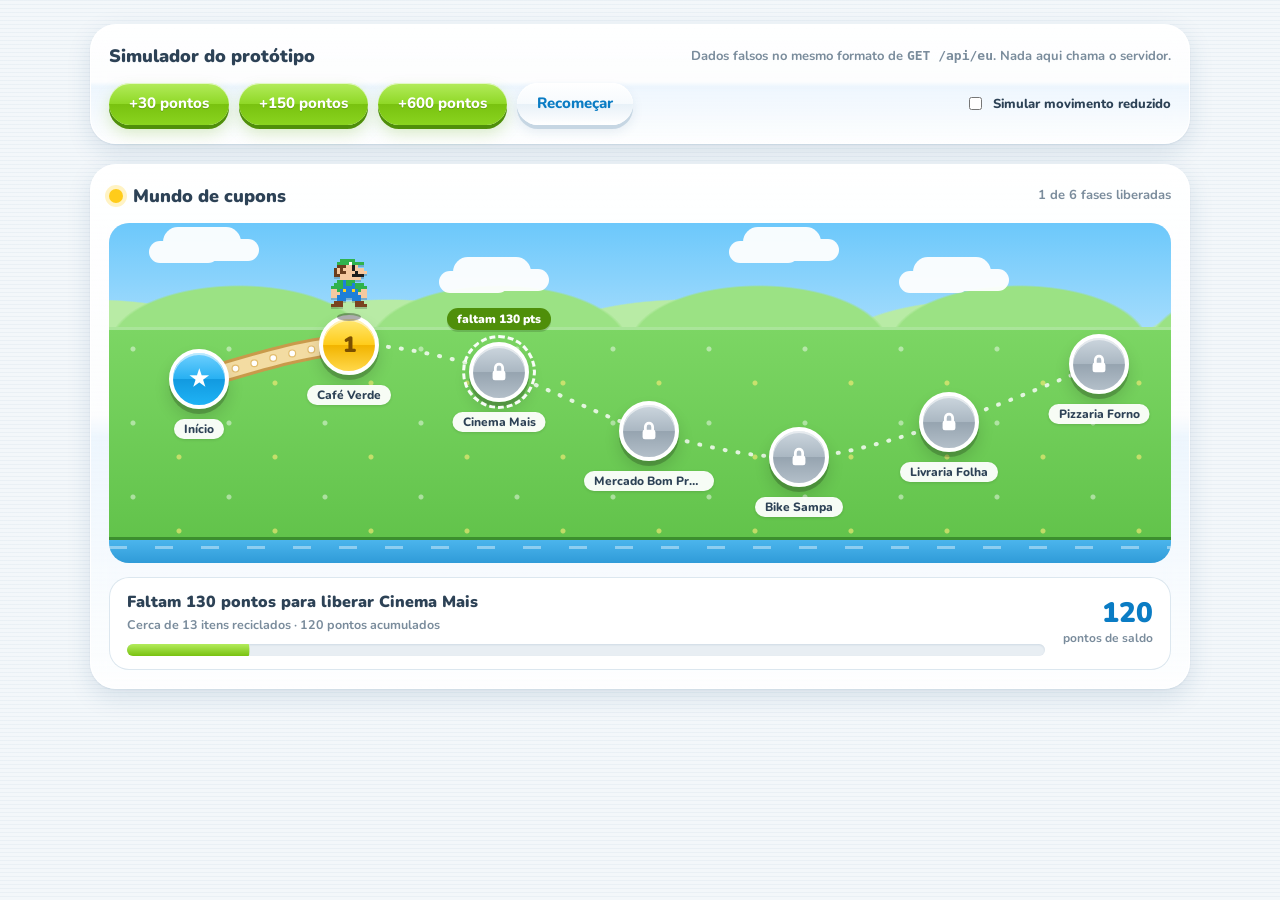
<file: prototipo/mundo-cupons.html>
<!doctype html>
<html lang="pt-BR">
<head>
<meta charset="utf-8">
<meta name="viewport" content="width=device-width, initial-scale=1">
<title>Mundo de Cupons · protótipo</title>
<link rel="preconnect" href="https://fonts.googleapis.com">
<link rel="preconnect" href="https://fonts.gstatic.com" crossorigin>
<link href="https://fonts.googleapis.com/css2?family=Nunito:wght@600;800;900&display=swap" rel="stylesheet">
<style>
  /* ===== Tokens (Wii U: branco, vidro, ciano e verde-limão) ===== */
  :root {
    --ciano:#1fb3f5; --ciano-escuro:#0a7cc4; --ciano-claro:#e2f5ff;
    --lima:#86d11a; --lima-escuro:#4f8f0a;
    --ouro:#ffcc1a; --ouro-escuro:#c98a00;
    --tinta:#2d4256; --suave:#7a8c9c; --linha:#dce7ef;
    --vidro:linear-gradient(180deg, rgba(255,255,255,.95) 0%, rgba(255,255,255,.8) 48%, rgba(236,246,255,.72) 52%, rgba(255,255,255,.88) 100%);
    --sombra:0 8px 24px rgba(25,80,125,.13), 0 1px 2px rgba(25,80,125,.08), inset 0 1px 0 #fff;

    /* Easing: cada curva tem uma função (nunca o "ease" padrão) */
    --ease-entra:cubic-bezier(.22, 1, .36, 1);    /* chegando: rápido no início, pousa suave */
    --ease-sai:cubic-bezier(.55, 0, 1, .45);      /* saindo: acelera para fora */
    --ease-estado:cubic-bezier(.65, 0, .35, 1);   /* mudança de estado visível (andar no mapa) */
    --ease-flutua:cubic-bezier(.37, 0, .63, 1);   /* senoide para a flutuação do avatar */
    /* Molas em CSS puro (linear()): ~12% e ~25% de overshoot */
    --mola:linear(0, .057, .195, .374, .561, .733, .877, .987, 1.063, 1.107, 1.125, 1.124, 1.11, 1.089, 1.065, 1.042, 1.023, 1.007, .996, .988, .985, .984, .985, .988, .991, .993, .996, .998, 1, 1.001, 1.002, 1.002, 1.002, 1.002, 1.001, 1.001, 1);
    --mola-viva:linear(0, .077, .266, .509, .754, .965, 1.122, 1.216, 1.253, 1.242, 1.199, 1.139, 1.076, 1.02, .977, .949, .937, .937, .947, .961, .977, .992, 1.004, 1.012, 1.016, 1.016, 1.014, 1.011, 1.007, 1.003, 1, .997, .996, .996, .996, .997, 1);
  }
  * { box-sizing:border-box; }
  body {
    margin:0; min-height:100vh; padding:24px 16px 48px; color:var(--tinta);
    font:15px/1.45 Nunito, "Segoe UI", system-ui, sans-serif;
    background:#f3f7fa repeating-linear-gradient(0deg, transparent 0 3px, rgba(140,170,195,.09) 3px 4px);
  }
  .pagina { max-width:1100px; margin:0 auto; display:grid; grid-template-columns:minmax(0, 1fr); gap:20px; }
  h2 { margin:0; font-size:18px; font-weight:900; display:flex; align-items:center; gap:10px; }
  .ico { width:14px; height:14px; border-radius:50%; background:var(--ouro); box-shadow:0 0 0 4px #fff3c4; }
  .sr { position:absolute; width:1px; height:1px; overflow:hidden; clip-path:inset(50%); white-space:nowrap; }
  :focus-visible { outline:3px solid #8fd6ff; outline-offset:3px; }

  .bloco {
    position:relative; padding:18px; border-radius:26px; background:var(--vidro);
    border:1px solid rgba(255,255,255,.95); box-shadow:var(--sombra);
    -webkit-backdrop-filter:blur(10px); backdrop-filter:blur(10px);
  }
  .cab { display:flex; align-items:center; justify-content:space-between; gap:12px; flex-wrap:wrap; margin-bottom:14px; }
  .dica { margin:0; color:var(--suave); font-size:13px; font-weight:700; }

  /* ===== Botão tátil: afunda no clique (resposta imediata, volta com calma) ===== */
  .btn {
    appearance:none; border:0; cursor:pointer; font:inherit; font-weight:800; color:#fff; white-space:nowrap;
    padding:10px 20px; border-radius:999px;
    background:linear-gradient(180deg, #6fd0ff 0%, #27b0f2 50%, #129ae0 51%, #1fb3f5 100%);
    box-shadow:0 4px 0 var(--ciano-escuro), 0 8px 16px rgba(14,146,218,.25), inset 0 1px 0 rgba(255,255,255,.65);
    text-shadow:0 1px 0 rgba(0,0,0,.18);
    transition:transform 180ms var(--ease-entra), box-shadow 180ms var(--ease-entra);
  }
  .btn:active { transform:translateY(3px); box-shadow:0 1px 0 var(--ciano-escuro), 0 3px 8px rgba(14,146,218,.22), inset 0 1px 0 rgba(255,255,255,.65); transition-duration:60ms; }
  .btn.lima { background:linear-gradient(180deg, #b3ec5c 0%, #8fd826 50%, #79c210 51%, #8ad41f 100%); box-shadow:0 4px 0 var(--lima-escuro), 0 8px 16px rgba(110,180,20,.25), inset 0 1px 0 rgba(255,255,255,.65); }
  .btn.lima:active { box-shadow:0 1px 0 var(--lima-escuro), inset 0 1px 0 rgba(255,255,255,.65); }
  .btn.branco { color:var(--ciano-escuro); text-shadow:none; background:linear-gradient(180deg, #fff 0%, #f6fafd 50%, #e8f1f8 51%, #fff 100%); box-shadow:0 4px 0 #c6d6e3, 0 6px 12px rgba(25,80,125,.1), inset 0 1px 0 #fff; }
  .btn.branco:active { box-shadow:0 1px 0 #c6d6e3, inset 0 1px 0 #fff; }
  .btn.pequeno { padding:7px 14px; font-size:13px; }

  /* ===== Mundo de cupons ===== */
  .mundo { position:relative; }
  .cena {
    position:relative; height:340px; overflow-x:auto; overflow-y:hidden; border-radius:20px;
    box-shadow:inset 0 0 0 1px rgba(0,0,0,.06); scrollbar-width:thin; overscroll-behavior-x:contain;
  }
  .palco {
    position:relative; height:100%; min-width:100%;
    background:linear-gradient(180deg, #6cc8fb 0%, #a9defd 34%, #d6f0ff 52%);
  }
  /* cenário (CSS art): colinas ao fundo, planície, flores e água */
  .colinas { position:absolute; left:0; right:0; top:62px; height:60px;
    background:radial-gradient(ellipse 50% 100% at 50% 100%, #9be284 0 97%, transparent 100%) 0 0 / 260px 60px repeat-x,
               radial-gradient(ellipse 50% 100% at 50% 100%, #b8eba5 0 97%, transparent 100%) 130px 14px / 300px 46px repeat-x; }
  .chao { position:absolute; left:0; right:0; top:104px; bottom:24px;
    background:radial-gradient(circle at 24px 22px, rgba(255,255,255,.45) 0 2px, transparent 3px) 0 0 / 96px 74px,
               radial-gradient(circle at 70px 56px, rgba(255,236,120,.6) 0 2px, transparent 3px) 0 0 / 96px 74px,
               linear-gradient(180deg, #7cd664 0%, #62c34b 100%);
    box-shadow:inset 0 3px 0 rgba(255,255,255,.35); }
  .agua { position:absolute; left:0; right:0; bottom:0; height:26px;
    background:repeating-linear-gradient(90deg, rgba(255,255,255,.4) 0 18px, transparent 18px 46px) 0 9px / 100% 3px no-repeat,
               linear-gradient(180deg, #4fb8ef, #2f9bd8); box-shadow:inset 0 3px 0 #3c8f2e; }
  .nuvens { position:absolute; inset:0 0 auto 0; height:80px; pointer-events:none; }
  .nuvem { position:absolute; width:70px; height:22px; border-radius:22px; background:#fff; opacity:.95;
    box-shadow:18px -10px 0 4px #fff, 40px -2px 0 0 #fff; }

  .trilha { position:absolute; left:0; top:0; z-index:1; overflow:visible; }
  .seg-trancado { fill:none; stroke:rgba(255,255,255,.8); stroke-width:4; stroke-linecap:round; stroke-dasharray:1 12; }
  .seg-aberto { opacity:0; }
  .seg.aberto .seg-aberto { opacity:1; }
  .seg-aberto .borda { fill:none; stroke:#c99a4b; stroke-width:21; stroke-linecap:round; }
  .seg-aberto .miolo { fill:none; stroke:#f3dca2; stroke-width:15; stroke-linecap:round; }
  .ponto { fill:#fff; stroke:#e2bd6e; stroke-width:1.2; opacity:0; transform-box:fill-box; transform-origin:center; }
  .seg.aberto .ponto { opacity:1; }

  /* nós (fases) */
  .no {
    position:absolute; z-index:3; width:60px; height:60px; margin:-30px 0 0 -30px; padding:0;
    border:0; background:none; cursor:pointer; font:900 22px Nunito, "Segoe UI", sans-serif;
    transition:transform 200ms var(--ease-entra);
  }
  @media (hover:hover) { .no:not(.inicio):hover { transform:translateY(-3px); } }
  .no-face {
    position:absolute; inset:0; border-radius:50%; display:grid; place-items:center; border:4px solid #fff;
    box-shadow:0 5px 0 rgba(0,0,0,.2), 0 9px 16px rgba(0,0,0,.14), inset 0 2px 0 rgba(255,255,255,.55);
    transition:transform 180ms var(--ease-entra), box-shadow 180ms var(--ease-entra);
  }
  .no:active .no-face { transform:translateY(3px); box-shadow:0 2px 0 rgba(0,0,0,.2), 0 3px 6px rgba(0,0,0,.12), inset 0 2px 0 rgba(255,255,255,.55); transition-duration:60ms; }
  .no-face-trancada { background:linear-gradient(180deg, #ccd6de 0%, #aab7c2 50%, #96a4b0 51%, #b3bfc9 100%); }
  .no-face-liberada { color:#7a4f00; background:linear-gradient(180deg, #ffe873 0%, #ffcc1a 50%, #f2b400 51%, #ffd84a 100%); }
  .no.liberado .no-face-trancada, .no:not(.liberado) .no-face-liberada { opacity:0; }
  .no.inicio { cursor:default; }
  .no.inicio .no-face { color:#fff; background:linear-gradient(180deg, #6fd0ff 0%, #27b0f2 50%, #129ae0 51%, #1fb3f5 100%); }
  .no[aria-expanded="true"] .no-face { box-shadow:0 0 0 4px var(--ciano), 0 5px 0 rgba(0,0,0,.2), inset 0 2px 0 rgba(255,255,255,.55); }
  .arco { transform-box:view-box; transform-origin:16px 11px; }
  .no-anel { position:absolute; inset:-4px; border-radius:50%; border:4px solid var(--ouro); opacity:0; pointer-events:none; }
  .no-estrela {
    position:absolute; top:-10px; right:-10px; width:26px; height:26px; border-radius:50%; display:grid; place-items:center;
    font-size:13px; color:#fff; background:var(--ciano); border:3px solid #fff; box-shadow:0 2px 0 rgba(0,0,0,.15);
    opacity:0; transform:scale(.6);
  }
  .no.resgatado .no-estrela { opacity:1; transform:none; }
  .no-rotulo {
    position:absolute; top:calc(100% + 10px); left:50%; transform:translateX(-50%); max-width:130px;
    overflow:hidden; text-overflow:ellipsis; white-space:nowrap; padding:2px 10px; border-radius:999px;
    font-size:12px; font-weight:800; color:var(--tinta); background:rgba(255,255,255,.94); box-shadow:0 1px 3px rgba(0,0,0,.12);
  }
  /* próxima fase: tracejado estático + quanto falta (sem pulsar) */
  .no.proximo .no-face-trancada { outline:3px dashed rgba(255,255,255,.95); outline-offset:4px; }
  .no-falta {
    position:absolute; bottom:calc(100% + 12px); left:50%; transform:translateX(-50%); white-space:nowrap;
    padding:3px 10px; border-radius:999px; font-size:12px; font-weight:900; color:#fff;
    background:var(--lima-escuro); box-shadow:0 2px 0 rgba(0,0,0,.15); display:none;
  }
  .no.proximo .no-falta { display:block; }
  .bandeira { position:absolute; z-index:2; width:4px; height:120px; background:#5b6b78; border-radius:2px; }
  .bandeira::before { content:""; position:absolute; left:4px; top:6px; border-left:40px solid var(--lima); border-top:15px solid transparent; border-bottom:15px solid transparent; }
  .bandeira::after { content:""; position:absolute; left:-6px; top:-12px; width:16px; height:16px; border-radius:50%; background:var(--ouro); box-shadow:inset -2px -2px 0 #e0a800; }

  /* avatar: posição (JS) > flutuação (CSS) > salto ao andar (JS) */
  .avatar { position:absolute; left:0; top:0; z-index:5; width:40px; height:62px; pointer-events:none; offset-anchor:20px 86px; offset-rotate:0deg; }
  .avatar-flutua { animation:flutuar 1.8s var(--ease-flutua) infinite alternate; }
  .avatar-salto svg { display:block; margin:0 auto; filter:drop-shadow(0 2px 0 rgba(0,0,0,.18)); }
  .avatar-sombra-pos { position:absolute; left:8px; right:8px; bottom:0; height:8px; }
  .avatar-sombra { height:100%; border-radius:50%; background:rgba(0,0,0,.32); animation:sombra 1.8s var(--ease-flutua) infinite alternate; }
  .avatar.andando .avatar-flutua, .avatar.andando .avatar-sombra,
  .mundo.fora-da-tela .avatar-flutua, .mundo.fora-da-tela .avatar-sombra { animation-play-state:paused; }
  @keyframes flutuar { to { transform:translateY(-6px); } }
  @keyframes sombra { to { transform:scaleX(.76); opacity:.55; } }

  .moeda {
    position:absolute; z-index:6; width:24px; height:24px; margin:-12px 0 0 -12px; border-radius:50%; pointer-events:none;
    background:radial-gradient(circle at 35% 35%, #fff6b0, #ffcc1a 55%, #e0a800); border:2px solid #b98600;
  }

  /* balão da fase: nasce do nó clicado (transform-origin na ponta da seta) */
  .balao {
    position:absolute; z-index:20; width:250px; padding:14px 16px 16px; border-radius:20px;
    background:rgba(255,255,255,.92); -webkit-backdrop-filter:blur(14px); backdrop-filter:blur(14px);
    border:1px solid #fff; box-shadow:0 14px 34px rgba(25,80,125,.24), inset 0 1px 0 #fff;
    transform-origin:var(--seta, 50%) 100%;
    visibility:hidden; pointer-events:none; opacity:0; filter:blur(2px);
    transform:translate(-50%, -100%) translateY(4px) scale(.97);
    transition:transform 150ms var(--ease-sai), opacity 130ms var(--ease-sai), filter 130ms var(--ease-sai), visibility 0s linear 150ms;
  }
  .balao::after {
    content:""; position:absolute; top:100%; left:var(--seta, 50%); margin-left:-10px;
    border:10px solid transparent; border-top-color:rgba(255,255,255,.95); border-bottom:0;
  }
  .balao.preparando { transition:none; filter:blur(4px); transform:translate(-50%, -100%) translateY(10px) scale(.86); }
  .balao.aberto {
    visibility:visible; pointer-events:auto; opacity:1; filter:none; transform:translate(-50%, -100%);
    transition:transform 480ms var(--mola), opacity 200ms var(--ease-entra), filter 200ms var(--ease-entra), visibility 0s;
  }
  .balao.instantaneo { transition:none !important; }
  .balao-topo { display:flex; align-items:center; justify-content:space-between; gap:8px; margin-bottom:6px; }
  .selo { padding:3px 10px; border-radius:10px; font-size:12px; font-weight:900; color:#fff; background:#a9b6c1; }
  .selo.liberada { color:#7a4f00; background:var(--ouro); }
  .estado { font-size:12px; font-weight:800; color:var(--suave); }
  .balao b { display:block; font-size:16px; font-weight:900; line-height:1.2; }
  .balao p { margin:2px 0 12px; font-size:13px; font-weight:700; color:var(--suave); }
  .balao-rodape { display:flex; align-items:center; justify-content:space-between; gap:10px; }
  .custo { font-weight:900; color:var(--ciano-escuro); }
  .balao small { font-size:12px; font-weight:800; color:var(--suave); text-align:right; }

  .pular {
    position:absolute; z-index:15; top:76px; right:30px;
    opacity:0; visibility:hidden; transform:translateY(-4px);
    transition:opacity 160ms var(--ease-sai), transform 160ms var(--ease-sai), visibility 0s linear 160ms;
  }
  .pular.visivel { opacity:1; visibility:visible; transform:none; transition:opacity 220ms var(--ease-entra), transform 220ms var(--ease-entra), visibility 0s; }

  /* faixa de progresso (Value Change: número conta, barra cresce com scaleX) */
  .progresso { display:flex; align-items:center; gap:18px; flex-wrap:wrap; margin-top:14px; padding:14px 18px; border-radius:20px; background:#fff; box-shadow:inset 0 0 0 1px var(--linha); }
  .progresso-txt { flex:1; min-width:220px; }
  .progresso-txt b { display:block; font-size:16px; font-weight:900; }
  .progresso-txt small { color:var(--suave); font-weight:700; }
  .barra { height:12px; margin-top:8px; border-radius:6px; background:#e8eef3; overflow:hidden; box-shadow:inset 0 1px 2px rgba(25,80,125,.12); }
  .barra i { display:block; height:100%; border-radius:6px; transform-origin:left; transform:scaleX(0);
    background:linear-gradient(180deg, #b3ec5c, #79c210); transition:transform 700ms var(--ease-entra); }
  .saldo { text-align:right; }
  .saldo b { display:block; font-size:28px; font-weight:900; color:var(--ciano-escuro); line-height:1; font-variant-numeric:tabular-nums; }
  .saldo small { color:var(--suave); font-weight:700; font-size:12px; }

  /* simulador (só no protótipo) */
  .sim { display:flex; gap:10px; flex-wrap:wrap; align-items:center; }
  .sim label { display:flex; gap:8px; align-items:center; font-size:13px; font-weight:800; margin-left:auto; cursor:pointer; }

  /* diálogo: expande a partir do botão que o abriu (JS) */
  dialog {
    width:min(400px, calc(100vw - 32px)); padding:24px; border:1px solid #fff; border-radius:28px;
    background:var(--vidro); color:var(--tinta); box-shadow:0 20px 60px rgba(25,80,125,.3);
  }
  dialog::backdrop { background:rgba(200,225,245,.55); -webkit-backdrop-filter:blur(4px); backdrop-filter:blur(4px); }
  dialog[open]::backdrop { animation:fundo 240ms var(--ease-entra); }
  @keyframes fundo { from { opacity:0; } }
  dialog h2 { margin-bottom:6px; }
  .codigo { display:flex; justify-content:center; gap:4px; margin:12px 0 18px; padding:16px; border-radius:18px; font-size:30px; font-weight:900; color:var(--ciano-escuro); background:#fff; box-shadow:inset 0 0 0 2px var(--ciano-claro); }
  .codigo span { display:inline-block; }
  .acoes { display:flex; justify-content:flex-end; }

  /* ===== Movimento reduzido: estados finais, sem deslocamento ===== */
  @media (prefers-reduced-motion:reduce) {
    *, *::before, *::after { animation-duration:.01ms !important; animation-iteration-count:1 !important; transition-duration:.01ms !important; transition-delay:0s !important; }
  }
  .sem-movimento *, .sem-movimento *::before, .sem-movimento *::after { animation-duration:.01ms !important; animation-iteration-count:1 !important; transition-duration:.01ms !important; transition-delay:0s !important; }
</style>
</head>
<body>
<div class="pagina">
  <div class="bloco">
    <div class="cab">
      <h2>Simulador do protótipo</h2>
      <p class="dica">Dados falsos no mesmo formato de <code>GET /api/eu</code>. Nada aqui chama o servidor.</p>
    </div>
    <div class="sim">
      <button class="btn lima" data-deposito="30">+30 pontos</button>
      <button class="btn lima" data-deposito="150">+150 pontos</button>
      <button class="btn lima" data-deposito="600">+600 pontos</button>
      <button class="btn branco" id="recomecar">Recomeçar</button>
      <label><input type="checkbox" id="simReduzido"> Simular movimento reduzido</label>
    </div>
  </div>

  <section class="bloco mundo" id="mundo" aria-labelledby="mundoTitulo">
    <div class="cab">
      <h2 id="mundoTitulo"><i class="ico"></i>Mundo de cupons</h2>
      <span class="dica" id="mundoResumo"></span>
    </div>
    <div class="cena" id="cena">
      <div class="palco" id="palco">
        <div class="colinas"></div><div class="chao"></div><div class="agua"></div>
        <div class="nuvens" id="nuvens"></div>
        <svg class="trilha" id="trilha" height="340" aria-hidden="true"></svg>
        <div id="nos"></div>
        <div class="avatar" id="avatar">
          <div class="avatar-sombra-pos" id="sombraPos"><div class="avatar-sombra"></div></div>
          <div class="avatar-flutua"><div class="avatar-salto" id="salto"></div></div>
        </div>
      </div>
    </div>
    <button class="btn branco pequeno pular" id="pular">Pular animação</button>
    <div class="balao" id="balao" role="group" aria-label="Detalhes da fase"></div>
    <div class="progresso">
      <div class="progresso-txt"><b id="pTitulo"></b><small id="pSub"></small><div class="barra"><i id="pBarra"></i></div></div>
      <div class="saldo"><b id="pSaldo">0</b><small>pontos de saldo</small></div>
    </div>
    <p class="sr" aria-live="polite" id="anunciador"></p>
  </section>
</div>

<dialog id="dlgCodigo">
  <h2>Cupom resgatado!</h2>
  <p class="dica" id="codigoMarca"></p>
  <div class="codigo" id="codigo"></div>
  <div class="acoes"><button class="btn" id="fecharCodigo">Fechar</button></div>
</dialog>

<script>
const $ = id => document.getElementById(id);
const esc = s => String(s ?? '').replace(/[&<>"']/g, c => ({'&':'&amp;','<':'&lt;','>':'&gt;','"':'&quot;',"'":'&#39;'}[c]));
const semMovimento = () => document.documentElement.classList.contains('sem-movimento') ||
                           matchMedia('(prefers-reduced-motion: reduce)').matches;

// As mesmas curvas do CSS, para a Web Animations API (com plano B onde linear() não existe)
const raizCss = getComputedStyle(document.documentElement);
const temLinear = CSS.supports('transition-timing-function', 'linear(0, 1)');
const EASE = {
  entra: 'cubic-bezier(.22, 1, .36, 1)',
  sai: 'cubic-bezier(.55, 0, 1, .45)',
  mola: temLinear ? raizCss.getPropertyValue('--mola').trim() : 'cubic-bezier(.34, 1.4, .64, 1)',
  molaViva: temLinear ? raizCss.getPropertyValue('--mola-viva').trim() : 'cubic-bezier(.34, 1.8, .64, 1)',
};

/* ---------- avatar em pixel art (12x16), o mesmo do projeto ---------- */
const SPRITE = (() => {
  const px = ['...GGGGG....', '..GGGGWGGGG.', '..HHHSSKS...', '.HSHSSSKSSS.', '.HSHHSSSKSSS', '.HHSSSSKKKK.',
              '...SSSSSSS..', '..GGBGGG....', '.GGGBGGBGGG.', 'GGGGBBBBGGGG', 'SSGBYBBYBGSS', 'SSSBBBBBBSSS',
              'SSBBBBBBBBSS', '..BBB..BBB..', '.OOO....OOO.', 'OOOO....OOOO'];
  const cor = {G:'#2fb24c', W:'#fff', H:'#6b3e1f', S:'#f6c9a0', K:'#1d1d1d', B:'#1e7fd8', Y:'#ffd21f', O:'#7a4320'};
  let r = '';
  px.forEach((linha, y) => [...linha].forEach((c, x) => {
    if (cor[c]) r += `<rect x="${x}" y="${y}" width="1.04" height="1.04" fill="${cor[c]}"/>`;
  }));
  return w => `<svg viewBox="0 0 12 16" width="${w}" height="${w * 4 / 3}" shape-rendering="crispEdges" aria-hidden="true">${r}</svg>`;
})();
const CADEADO = '<svg viewBox="0 0 24 24" width="22" height="22" aria-hidden="true"><path class="arco" d="M8 11V7.5a4 4 0 0 1 8 0V11" fill="none" stroke="#fff" stroke-width="3" stroke-linecap="round"/><rect x="5" y="10.5" width="14" height="10.5" rx="2.5" fill="#fff"/></svg>';

/* =====================================================================
   Componente: Mundo de cupons (World Map)
   Entrada: o JSON de GET /api/eu (fases, fase_atual, pontos_totais...).
   ===================================================================== */
function criarMundo({aoResgatar}) {
  const raiz = $('mundo'), cena = $('cena'), palco = $('palco'), svg = $('trilha'), camadaNos = $('nos');
  const avatar = $('avatar'), salto = $('salto'), sombraPos = $('sombraPos'), balao = $('balao');
  const PASSO = 150, MARGEM = 90, ALTURA = 340, BASE = 178, AMPL = 56, RAIO = 30, GAP = 17;
  let pts = [], segs = [], fases = [], dados = null, atual = 0, alvo = 0;
  let emSequencia = false, pulando = false, aberto = null;
  const rodando = new Set(), esperas = new Set();

  salto.innerHTML = SPRITE(36);
  const posicao = i => ({x: MARGEM + i * PASSO, y: BASE - Math.round(Math.sin(i * 1.1 + .4) * AMPL)});

  // Catmull-Rom -> Bézier: curva suave passando por todos os nós
  function curva(i) {
    const p0 = pts[Math.max(i - 1, 0)], p1 = pts[i], p2 = pts[i + 1], p3 = pts[Math.min(i + 2, pts.length - 1)];
    const c1 = {x: p1.x + (p2.x - p0.x) / 6, y: p1.y + (p2.y - p0.y) / 6};
    const c2 = {x: p2.x - (p3.x - p1.x) / 6, y: p2.y - (p3.y - p1.y) / 6};
    return `M${p1.x},${p1.y} C${c1.x},${c1.y} ${c2.x},${c2.y} ${p2.x},${p2.y}`;
  }

  // ---- utilitários de animação: tudo que roda pode ser concluído de uma vez por "Pular" ----
  function rodar(el, quadros, opcoes) {
    const a = el.animate(quadros, opcoes);
    rodando.add(a);
    a.finished.catch(() => {}).finally(() => rodando.delete(a));
    return a;
  }
  function esperar(ms) {
    if (pulando || semMovimento()) return Promise.resolve();
    return new Promise(ok => {
      const fim = () => { clearTimeout(t); esperas.delete(fim); ok(); };
      const t = setTimeout(fim, ms);
      esperas.add(fim);
    });
  }
  function pular() {
    pulando = true;
    rodando.forEach(a => a.finish());
    esperas.forEach(fim => fim());
  }

  const noEl = k => camadaNos.querySelector(`.no[data-k="${k}"]`);
  const posAvatar = p => `translate(${p.x - 20}px, ${p.y - 86}px)`;   // pés na borda de cima do nó
  function posicionarAvatar(p) { avatar.style.transform = posAvatar(p); }
  function centralizar(x, suave) {
    cena.scrollTo({left: x - cena.clientWidth / 2, behavior: suave && !semMovimento() ? 'smooth' : 'auto'});
  }

  // ---- desenho ----
  function desenhar(de) {
    const n = fases.length;
    pts = Array.from({length: n + 1}, (_, i) => posicao(i));
    const largura = MARGEM + n * PASSO + 190;
    palco.style.width = largura + 'px';
    svg.setAttribute('width', largura);
    svg.setAttribute('viewBox', `0 0 ${largura} ${ALTURA}`);
    svg.innerHTML = pts.slice(0, -1).map((_, i) => {
      const d = curva(i);
      return `<g class="seg ${i < de ? 'aberto' : ''}" data-s="${i}"><path class="seg-trancado" d="${d}"/>
        <g class="seg-aberto"><path class="borda" d="${d}"/><path class="miolo" d="${d}"/></g><g class="pontos"></g></g>`;
    }).join('');
    segs = [...svg.querySelectorAll('.seg-trancado')];
    // pontinhos (estilo Mario): espaçados igualmente, longe dos nós
    svg.querySelectorAll('.seg').forEach((g, i) => {
      const s = segs[i], L = s.getTotalLength(), ini = RAIO + 8, util = L - 2 * ini;
      const q = Math.max(2, Math.floor(util / GAP) + 1);
      let h = '';
      for (let j = 0; j < q; j++) {
        const p = s.getPointAtLength(ini + j * util / (q - 1));
        h += `<circle class="ponto" cx="${p.x.toFixed(1)}" cy="${p.y.toFixed(1)}" r="3.4"/>`;
      }
      g.querySelector('.pontos').innerHTML = h;
    });

    let nuvens = '';
    for (let i = 0; i * 250 < largura; i++) nuvens += `<div class="nuvem" style="left:${40 + i * 250 + (i % 3) * 40}px;top:${18 + (i % 2) * 30}px"></div>`;
    $('nuvens').innerHTML = nuvens;

    camadaNos.innerHTML =
      `<div class="no inicio" style="left:${pts[0].x}px;top:${pts[0].y}px"><span class="no-face">★</span><span class="no-rotulo">Início</span></div>` +
      fases.map((f, i) => {
        const k = i + 1, q = pts[k];
        return `<button class="no ${k <= de ? 'liberado' : ''} ${f.resgates ? 'resgatado' : ''}" data-k="${k}"
            style="left:${q.x}px;top:${q.y}px" aria-expanded="false" aria-controls="balao">
          <span class="no-anel"></span>
          <span class="no-face no-face-trancada">${CADEADO}</span>
          <span class="no-face no-face-liberada">${k}</span>
          <span class="no-estrela" aria-hidden="true">★</span>
          <span class="no-rotulo">${esc(f.marca)}</span>
          <span class="no-falta"></span></button>`;
      }).join('') +
      `<div class="bandeira" style="left:${pts[n].x + 110}px;top:${pts[n].y - 100}px"></div>`;
    rotular();
    atual = de;
    posicionarAvatar(pts[de]);
    marcarProximo();
    centralizar(pts[de].x, false);
  }

  function rotular() {
    camadaNos.querySelectorAll('button.no').forEach(no => {
      const k = +no.dataset.k, f = fases[k - 1];
      no.setAttribute('aria-label', `Fase ${k}: ${f.marca}, ${no.classList.contains('liberado') ? 'liberada' : 'trancada'}` +
                                    (f.resgates ? `, resgatada ${f.resgates} vez(es)` : ''));
    });
  }

  function marcarProximo() {
    camadaNos.querySelectorAll('.no.proximo').forEach(e => e.classList.remove('proximo'));
    const prox = noEl(atual + 1);
    if (!prox || !dados) return;
    const falta = fases[atual].custo - dados.pontos_totais;
    if (falta <= 0) return;   // vai ser liberada nesta sequência
    prox.classList.add('proximo');
    prox.querySelector('.no-falta').textContent = `faltam ${falta} pts`;
  }

  // ---- sequência de desbloqueio: caminho se preenche > avatar anda > cadeado abre ----
  function revelarSegmento(i) {
    const g = svg.querySelector(`.seg[data-s="${i}"]`);
    g.classList.add('aberto');   // estado final já aplicado; as animações partem do estado anterior
    if (pulando || semMovimento()) return Promise.resolve();
    const pontos = [...g.querySelectorAll('.ponto')];
    const total = pontos.length * 45 + 320;
    rodar(g.querySelector('.seg-aberto'), [{opacity: 0}, {opacity: 1}], {duration: total, easing: EASE.entra, fill: 'backwards'});
    pontos.forEach((p, j) => rodar(p, [{opacity: 0, transform: 'scale(.3)'}, {opacity: 1, transform: 'scale(1)'}],
                                   {duration: 320, delay: j * 45, easing: EASE.mola, fill: 'backwards'}));
    return esperar(total * .75);   // o avatar sai antes do último ponto pousar (offset, não fila)
  }

  function andarSegmento(i) {
    const seg = segs[i], L = seg.getTotalLength(), fim = pts[i + 1];
    if (pulando || semMovimento()) { posicionarAvatar(fim); return Promise.resolve(); }
    const dur = Math.min(1100, Math.max(600, L * 3.4)), passos = Math.max(2, Math.round(L / 38));
    // o avatar segue a própria curva da estrada (offset-path), no compositor
    avatar.classList.add('andando');
    avatar.style.transform = 'none';
    avatar.style.offsetPath = `path("${seg.getAttribute('d')}")`;
    centralizar(fim.x, true);
    const anda = rodar(avatar, [{offsetDistance: '0%'}, {offsetDistance: '100%'}],
                       {duration: dur, easing: 'cubic-bezier(.65, 0, .35, 1)', fill: 'forwards'});
    // pulinhos: sobe desacelerando, desce acelerando; a sombra encolhe no ar
    const pulo = {duration: dur / passos, iterations: passos};
    rodar(salto, [{transform: 'none', easing: EASE.entra}, {transform: 'translateY(-7px)', offset: .5, easing: EASE.sai}, {transform: 'none'}], pulo);
    rodar(sombraPos, [{transform: 'none', easing: EASE.entra}, {transform: 'scaleX(.7)', offset: .5, easing: EASE.sai}, {transform: 'none'}], pulo);
    return anda.finished.catch(() => {}).then(() => {
      posicionarAvatar(fim);
      avatar.style.offsetPath = '';
      anda.cancel();
      avatar.classList.remove('andando');
    });
  }

  function liberarNo(k) {
    const no = noEl(k);
    no.classList.add('liberado');
    atual = k;
    rotular();
    marcarProximo();
    anunciar(`Fase ${k} liberada: ${fases[k - 1].marca}!`);
    if (pulando || semMovimento()) return Promise.resolve();
    // o arco do cadeado gira para fora, o cadeado some e o número salta no lugar
    rodar(no.querySelector('.arco'), [{transform: 'none'}, {transform: 'translateY(-3px) rotate(-30deg)'}],
          {duration: 220, easing: EASE.entra, fill: 'forwards'});
    rodar(no.querySelector('.no-face-trancada'),
          [{opacity: 1, transform: 'scale(1)', filter: 'blur(0)'}, {opacity: 0, transform: 'scale(.85)', filter: 'blur(3px)'}],
          {duration: 200, delay: 180, easing: EASE.sai, fill: 'backwards'});
    rodar(no.querySelector('.no-face-liberada'), [{opacity: 0, transform: 'scale(.6)'}, {opacity: 1, transform: 'scale(1)'}],
          {duration: 560, delay: 260, easing: EASE.molaViva, fill: 'backwards'});
    rodar(no.querySelector('.no-anel'), [{opacity: .8, transform: 'scale(.9)'}, {opacity: 0, transform: 'scale(1.7)'}],
          {duration: 650, delay: 240, easing: EASE.entra});
    soltarMoeda(pts[k], 300);
    return esperar(520);
  }

  function soltarMoeda(p, atraso) {
    const m = document.createElement('div');
    m.className = 'moeda';
    m.style.cssText = `left:${p.x}px;top:${p.y - 44}px`;
    palco.append(m);
    rodar(m, [{opacity: 0, transform: 'translateY(0) scale(.7) rotateY(0)'},
              {opacity: 1, offset: .2},
              {opacity: 0, transform: 'translateY(-56px) scale(1) rotateY(540deg)'}],
          {duration: 720, delay: atraso, easing: EASE.entra, fill: 'backwards'}).finished.finally(() => m.remove());
  }

  async function sequencia() {
    if (emSequencia) return;
    emSequencia = true;
    fecharBalao(true);
    $('pular').classList.add('visivel');
    while (atual < alvo) {
      const k = atual + 1;
      await revelarSegmento(k - 1);
      await andarSegmento(k - 1);
      await liberarNo(k);
    }
    $('pular').classList.remove('visivel');
    pulando = false;
    emSequencia = false;
  }

  // ---- balão da fase ----
  function abrirBalao(k, instantaneo, focar = instantaneo) {
    const no = noEl(k), f = fases[k - 1], liberada = k <= atual, u = dados.usuario;
    let acao;
    if (!liberada) acao = `<small>Faltam ${f.custo - dados.pontos_totais} pontos acumulados</small>`;
    else if (f.resgatavel) acao = `<button class="btn lima pequeno" data-resgatar="${f.id}">Resgatar</button>`;
    else acao = `<small>Saldo: ${u.pontos} de ${f.custo}</small>`;
    balao.innerHTML = `<div class="balao-topo"><span class="selo ${liberada ? 'liberada' : ''}">Fase ${k}</span>
        <span class="estado">${liberada ? (f.resgates ? `Resgatada ${f.resgates}x` : 'Liberada') : 'Trancada'}</span></div>
      <b>${esc(f.marca)}</b><p>${esc(f.descricao)}</p>
      <div class="balao-rodape"><span class="custo">${f.custo} pts</span>${acao}</div>`;
    // posição relativa ao bloco, presa às bordas; a seta continua apontando para o nó
    const r = raiz.getBoundingClientRect(), n = no.getBoundingClientRect();
    const cx = n.left + n.width / 2 - r.left, meia = 125;
    const left = Math.min(Math.max(cx, meia + 8), r.width - meia - 8);
    balao.style.left = left + 'px';
    balao.style.top = (n.top - r.top - 14) + 'px';
    balao.style.setProperty('--seta', (cx - left + meia) + 'px');
    if (aberto && aberto !== k) noEl(aberto)?.setAttribute('aria-expanded', 'false');
    no.setAttribute('aria-expanded', 'true');
    aberto = k;
    balao.classList.toggle('instantaneo', instantaneo || semMovimento());
    balao.classList.remove('aberto');
    balao.classList.add('preparando');
    balao.offsetWidth;   // aplica o estado inicial antes de animar
    balao.classList.remove('preparando');
    balao.classList.add('aberto');
    if (focar) balao.querySelector('button')?.focus();
  }

  function fecharBalao(instantaneo) {
    if (!aberto) return;
    noEl(aberto)?.setAttribute('aria-expanded', 'false');
    aberto = null;
    balao.classList.toggle('instantaneo', !!instantaneo || semMovimento());
    balao.classList.remove('aberto');
  }

  // ---- eventos ----
  camadaNos.addEventListener('click', e => {
    const no = e.target.closest('button.no');
    if (!no || emSequencia) return;
    const k = +no.dataset.k, viaTeclado = e.detail === 0;   // teclado: sem animação
    aberto === k ? fecharBalao(viaTeclado) : abrirBalao(k, viaTeclado);
  });
  balao.addEventListener('click', e => {
    const b = e.target.closest('[data-resgatar]');
    if (b) aoResgatar(+b.dataset.resgatar, b, e.detail === 0);
  });
  document.addEventListener('pointerdown', e => {
    if (aberto && !balao.contains(e.target) && !e.target.closest('button.no')) fecharBalao();
  });
  raiz.addEventListener('keydown', e => {
    if (e.key === 'Escape' && aberto) { const k = aberto; fecharBalao(true); noEl(k)?.focus(); return; }
    const no = e.target.closest?.('button.no');
    if (!no || !['ArrowLeft', 'ArrowRight'].includes(e.key)) return;   // direcional como no GamePad
    e.preventDefault();
    noEl(+no.dataset.k + (e.key === 'ArrowRight' ? 1 : -1))?.focus();
  });
  cena.addEventListener('scroll', () => {
    if (aberto && !emSequencia) fecharBalao(true);
    // parallax leve: as nuvens andam mais devagar que o chão
    $('nuvens').style.transform = semMovimento() ? '' : `translateX(${cena.scrollLeft * .35}px)`;
  }, {passive: true});
  $('pular').addEventListener('click', pular);
  // flutuação pausada quando o mapa não está na tela
  new IntersectionObserver(([e]) => raiz.classList.toggle('fora-da-tela', !e.isIntersecting)).observe(cena);

  // ---- faixa de progresso ----
  function contar(el, valor) {
    cancelAnimationFrame(el._conta);
    const de = +el.textContent || 0;
    if (de === valor || semMovimento()) { el.textContent = valor; return; }
    let t0 = null;
    const q = agora => {
      t0 ??= agora;
      const t = Math.min(1, Math.max(0, (agora - t0) / 600)), e = 1 - Math.pow(1 - t, 3);
      el.textContent = Math.round(de + (valor - de) * e);
      if (t < 1) el._conta = requestAnimationFrame(q);
    };
    el._conta = requestAnimationFrame(q);
  }
  function resumo(p) {
    const n = p.fases.length, prox = p.proximo_cupom;
    $('mundoResumo').textContent = `${p.fase_atual} de ${n} fases liberadas`;
    const anterior = p.fase_atual ? p.fases[p.fase_atual - 1].custo : 0;
    const frac = prox ? (p.pontos_totais - anterior) / (prox.custo - anterior) : 1;
    $('pBarra').style.transform = `scaleX(${Math.max(0, Math.min(1, frac))})`;
    $('pTitulo').textContent = prox ? `Faltam ${p.faltam_pontos} pontos para liberar ${prox.marca}` : 'Você liberou todas as fases!';
    $('pSub').textContent = prox ? `Cerca de ${p.faltam_itens} itens reciclados · ${p.pontos_totais} pontos acumulados`
                                 : `${p.pontos_totais} pontos acumulados · toque numa fase para resgatar`;
    contar($('pSaldo'), p.usuario.pontos);
  }
  function anunciar(msg) { $('anunciador').textContent = msg; }

  return {
    // de: fase em que o avatar estava na última visita (o projeto já guarda isso no localStorage)
    iniciar(p, de = p.fase_atual) {
      dados = p; fases = p.fases; alvo = p.fase_atual;
      desenhar(Math.min(de, alvo));
      resumo(p);
      if (alvo > atual) sequencia();
    },
    atualizar(p) {
      dados = p;
      if (p.fases.length !== fases.length) { fases = p.fases; desenhar(Math.min(atual, p.fase_atual)); }
      fases = p.fases;
      camadaNos.querySelectorAll('button.no').forEach(no => {
        const f = fases[no.dataset.k - 1], novo = f.resgates && !no.classList.contains('resgatado');
        no.classList.toggle('resgatado', !!f.resgates);
        if (novo && !semMovimento()) rodar(no.querySelector('.no-estrela'), [{opacity: 0, transform: 'scale(.6)'}, {opacity: 1, transform: 'scale(1)'}],
                                           {duration: 520, delay: 200, easing: EASE.molaViva, fill: 'backwards'});
      });
      rotular();
      resumo(p);
      if (aberto && !emSequencia) abrirBalao(aberto, true, false);   // só atualiza o conteúdo
      alvo = p.fase_atual;
      marcarProximo();
      if (alvo > atual) sequencia();
    },
    fecharBalao,
  };
}

/* ---------- diálogo que nasce do botão de origem ---------- */
function abrirDeOrigem(dlg, origem, instantaneo) {
  dlg.showModal();
  if (instantaneo || semMovimento() || !origem?.isConnected) return;
  const o = origem.getBoundingClientRect(), d = dlg.getBoundingClientRect();
  const dx = o.left + o.width / 2 - (d.left + d.width / 2), dy = o.top + o.height / 2 - (d.top + d.height / 2);
  dlg.animate([{transform: `translate(${dx}px, ${dy}px) scale(.5)`}, {transform: 'none'}], {duration: 520, easing: EASE.mola});
  dlg.animate([{opacity: 0, filter: 'blur(6px)'}, {opacity: 1, filter: 'blur(0)'}], {duration: 220, easing: EASE.entra});
}
function fecharAnimado(dlg, instantaneo) {
  if (instantaneo || semMovimento()) return dlg.close();
  const a = dlg.animate([{opacity: 1, transform: 'none'}, {opacity: 0, transform: 'translateY(6px) scale(.97)'}],
                        {duration: 150, easing: EASE.sai, fill: 'forwards'});
  a.onfinish = () => { dlg.close(); a.cancel(); };
}

/* =====================================================================
   Simulação do back-end (mesmas regras de GET /api/eu e POST /api/resgatar)
   ===================================================================== */
const CUPONS = [
  {id: 1, marca: 'Café Verde', descricao: '10% de desconto no café', custo: 100},
  {id: 2, marca: 'Cinema Mais', descricao: 'Ingresso 2x1', custo: 250},
  {id: 3, marca: 'Mercado Bom Preço', descricao: 'R$ 10 de desconto', custo: 400},
  {id: 4, marca: 'Bike Sampa', descricao: '1 dia de bike grátis', custo: 600},
  {id: 5, marca: 'Livraria Folha', descricao: '20% em livros', custo: 900},
  {id: 6, marca: 'Pizzaria Forno', descricao: 'Pizza média grátis', custo: 1500},
];
let estado;
const recomecar = () => estado = {total: 120, saldo: 120, resgates: {}};
function apiEu() {
  const {total, saldo, resgates} = estado;
  const fases = CUPONS.map((c, i) => ({...c, fase: i + 1, liberada: total >= c.custo, resgatavel: saldo >= c.custo, resgates: resgates[c.id] || 0}));
  const prox = fases.find(f => !f.liberada) || null, faltam = prox ? prox.custo - total : 0;
  return {usuario: {nome: 'Ana', pontos: saldo}, pontos_totais: total, fases,
          fase_atual: fases.filter(f => f.liberada).length, proximo_cupom: prox, faltam_pontos: faltam,
          faltam_itens: Math.ceil(faltam / 10)};
}

const mundo = criarMundo({
  aoResgatar(id, botao, viaTeclado) {
    const c = CUPONS.find(x => x.id === id);
    if (estado.saldo < c.custo) return;
    estado.saldo -= c.custo;
    estado.resgates[id] = (estado.resgates[id] || 0) + 1;
    const codigo = Math.random().toString(16).slice(2, 10).toUpperCase();
    $('codigoMarca').textContent = `${c.marca}: ${c.descricao}`;
    $('codigo').innerHTML = [...codigo].map(ch => `<span>${ch}</span>`).join('');
    abrirDeOrigem($('dlgCodigo'), botao, viaTeclado);
    // código "digitado" letra a letra: evento raro, pode ter mais personalidade
    if (!viaTeclado && !semMovimento()) $('codigo').querySelectorAll('span').forEach((s, i) =>
      s.animate([{opacity: 0, transform: 'translateY(8px)'}, {opacity: 1, transform: 'none'}],
                {duration: 360, delay: 220 + i * 40, easing: EASE.mola, fill: 'backwards'}));
    mundo.atualizar(apiEu());
  },
});

$('fecharCodigo').addEventListener('click', e => fecharAnimado($('dlgCodigo'), e.detail === 0));
document.querySelectorAll('[data-deposito]').forEach(b => b.addEventListener('click', () => {
  const pts = +b.dataset.deposito;
  estado.total += pts;
  estado.saldo += pts;
  mundo.atualizar(apiEu());
}));
$('recomecar').addEventListener('click', () => { recomecar(); mundo.iniciar(apiEu()); });
$('simReduzido').addEventListener('change', e => document.documentElement.classList.toggle('sem-movimento', e.target.checked));

recomecar();
mundo.iniciar(apiEu());
</script>
</body>
</html>
</file>
